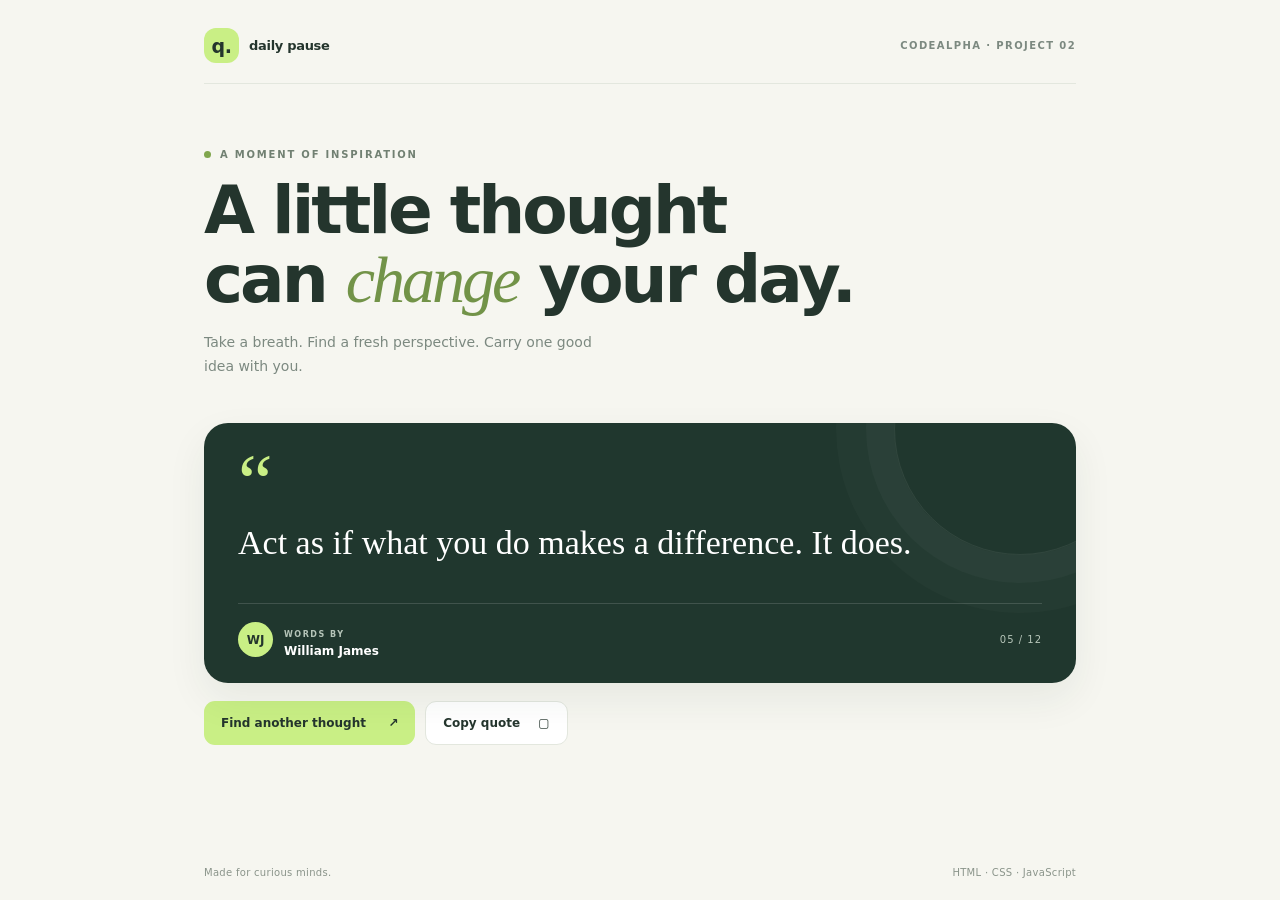
<file: CodeAlpha_daily_Quote_generator/index.html>
<!doctype html>
<html lang="en">
<head>
  <meta charset="utf-8">
  <meta name="viewport" content="width=device-width, initial-scale=1">
  <title>Daily Quote | CodeAlpha</title>
  <link rel="stylesheet" href="style.css">
</head>
<body>
  <main class="page">
    <header class="topbar"><a class="brand" href="#" aria-label="Daily Quote home"><span class="brand-icon">q.</span><span>daily pause</span></a><span class="project-label">CODEALPHA · PROJECT 02</span></header>
    <section class="hero">
      <p class="eyebrow"><span class="dot"></span> A MOMENT OF INSPIRATION</p>
      <h1>A little thought<br>can <em>change</em> your day.</h1>
      <p class="lede">Take a breath. Find a fresh perspective. Carry one good idea with you.</p>
    </section>
    <section class="quote-card" aria-live="polite">
      <div class="quote-mark">“</div>
      <p id="quoteText" class="quote-text">The secret of getting ahead is getting started.</p>
      <div class="quote-footer"><div class="author-mark" id="authorMark">M</div><div><span class="byline">WORDS BY</span><p id="quoteAuthor" class="author">Mark Twain</p></div><span id="quoteNumber" class="quote-number">01 / 12</span></div>
    </section>
    <div class="actions"><button id="newQuote" class="primary-btn">Find another thought <span>↗</span></button><button id="copyQuote" class="secondary-btn">Copy quote <span>▢</span></button></div>
    <p id="feedback" class="feedback" role="status" aria-live="polite"></p>
    <footer><span>Made for curious minds.</span><span>HTML · CSS · JavaScript</span></footer>
  </main>
  <script src="script.js"></script>
</body>
</html>
</file>
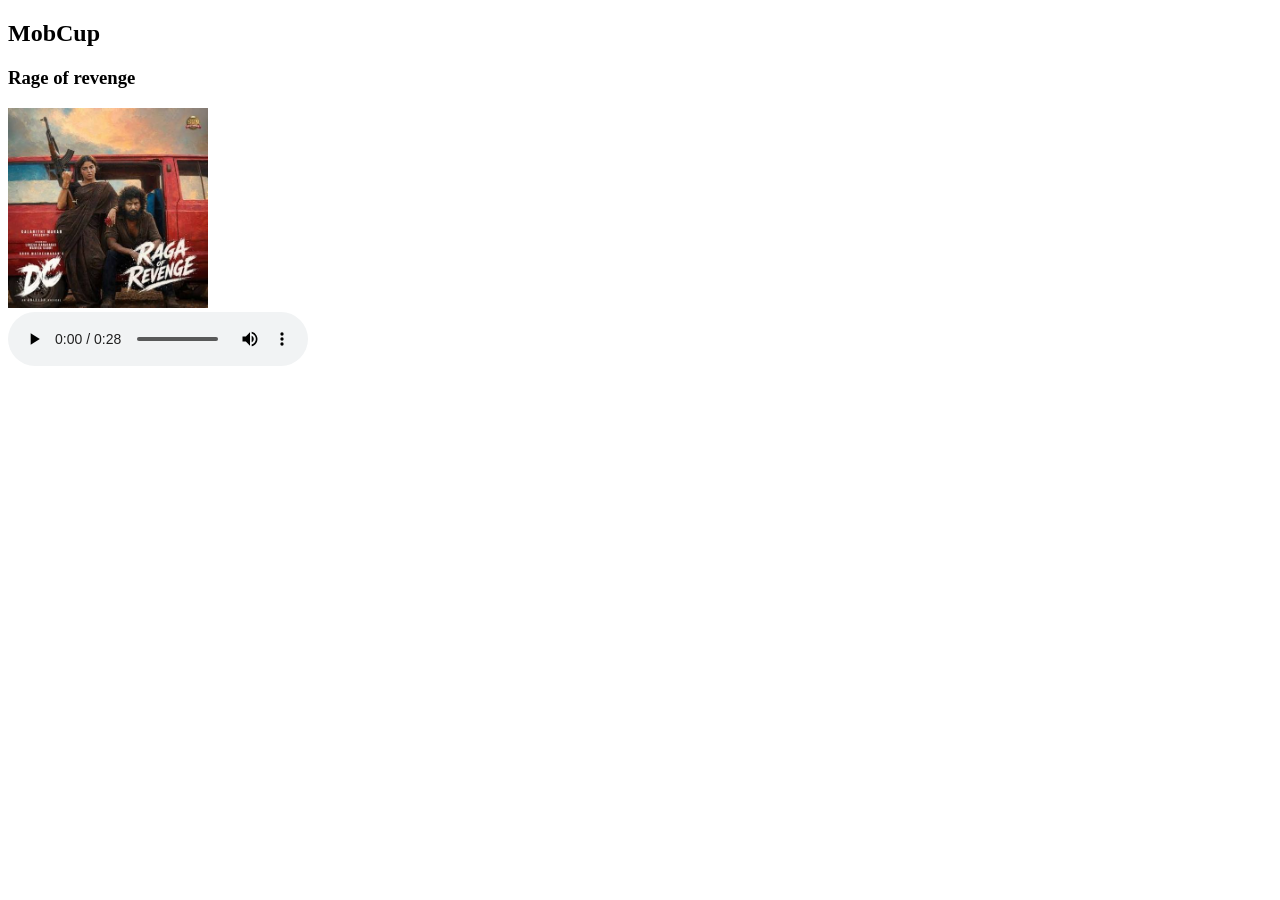
<file: web design series/audio.html>
<!DOCTYPE html>
<html>
    <head>
        <title>sample audio</title>
    </head>
    <body>
        <h2>MobCup</h2>
        <h3>Rage of revenge</h3>
        <img src="/web design series/img/DC.jpg" height="200" width="200"/>
        <br>
        <audio src="/web design series/video/Dc Movie Lokesh Bgm.mp3" type="audio/mp3" controls></audio>
        <section> 
        <br>
        </section>
    </body>
</html>
</file>
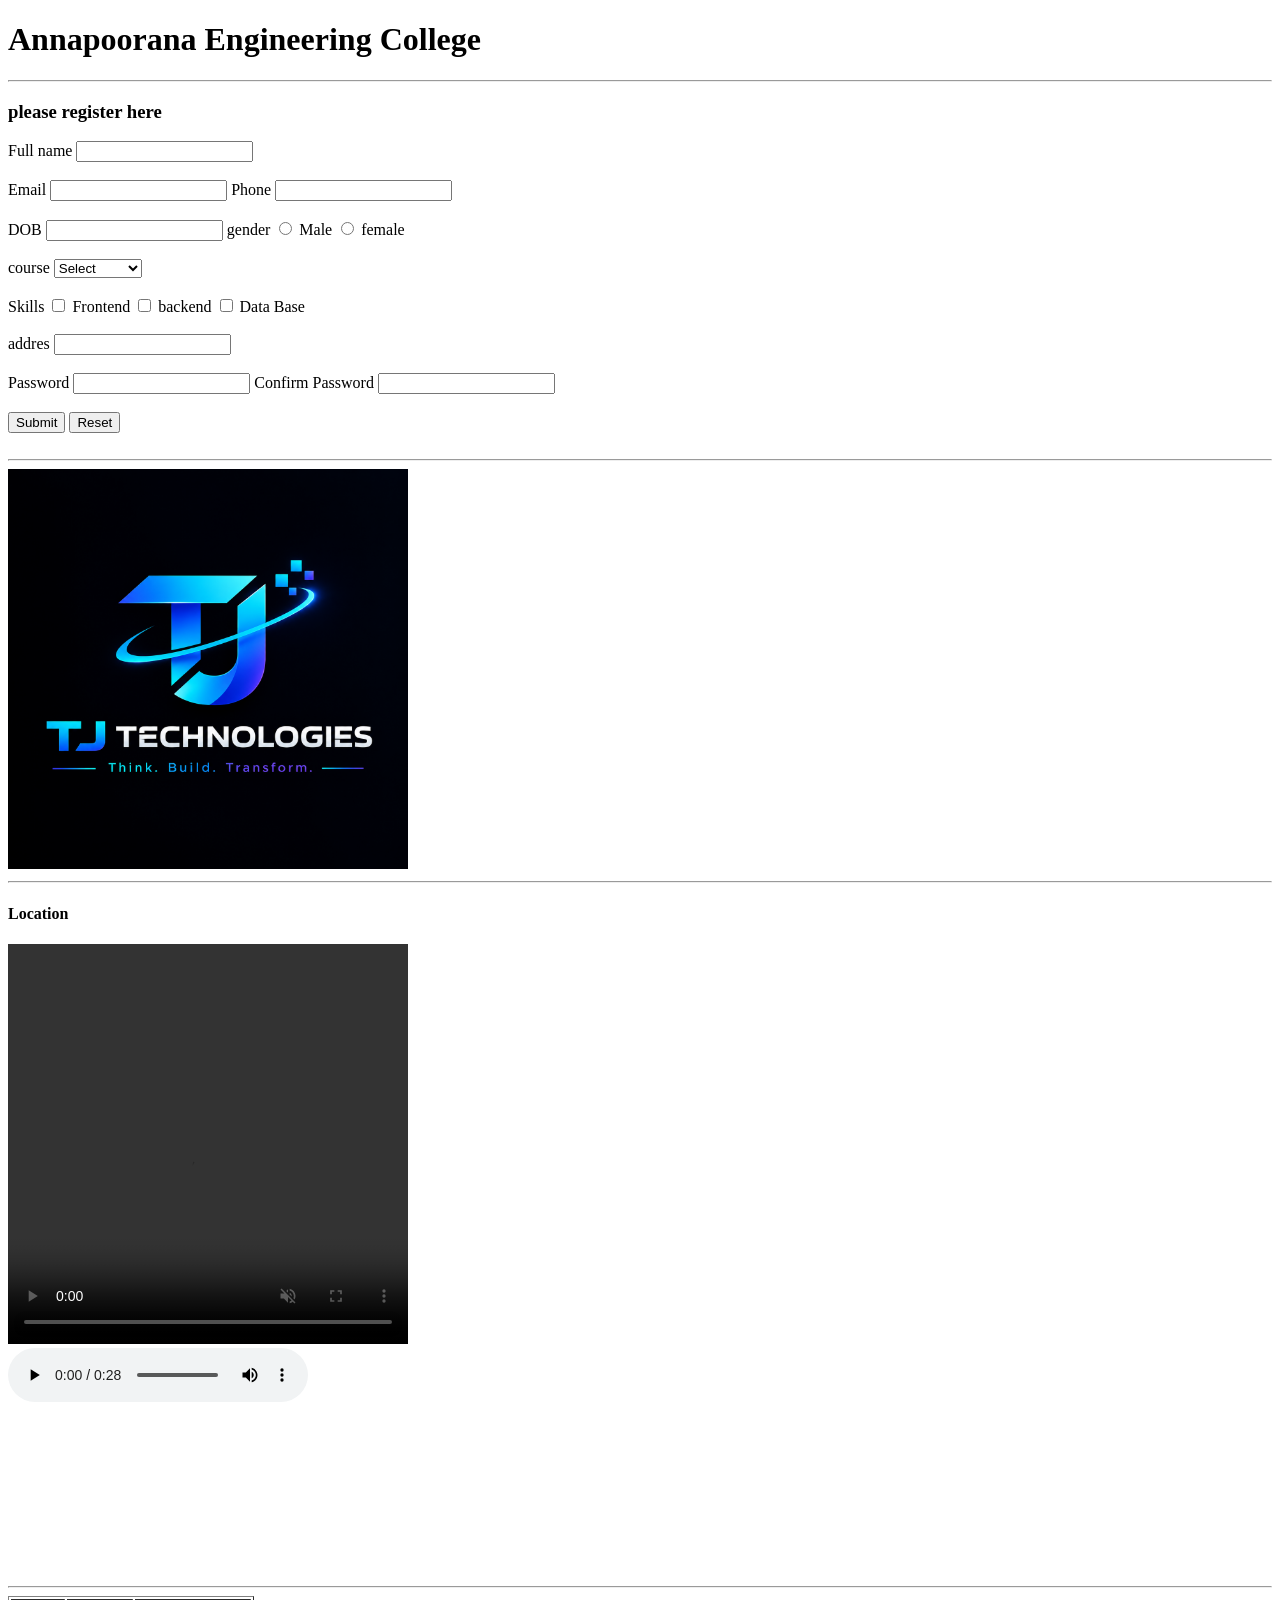
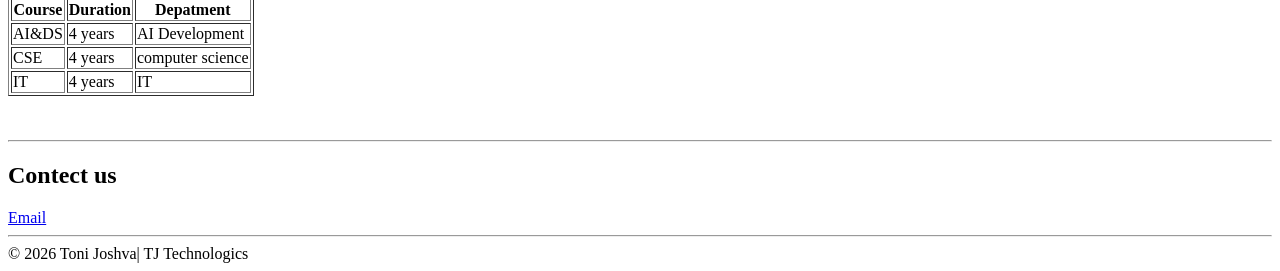
<file: web design series/final practice.html>
<!DOCTYPE html>
<html>
    <head>
        <title>Student portal</title>
    </head>
    <body>
        <h1>Annapoorana Engineering College</h1>
        <hr>
        <h3>please register here</h3>
        <form>
            <label>Full name</label>
            <input type="text"/>
            <br>
            <br>
            <label>Email</label>
            <input type="email"/>
            <label>Phone</label>
            <input type="text"/>
            <br>
            <br>
            <label>DOB</label>
            <input type="text"/>
            <label>gender</label>
            <input type="radio" name="gender"/>
            <label for="gender">Male</label>
            <input type="radio" name="grnder"/>
            <label for="gender">female</label>
            <br>
            <br>
            <label>course</label>
            <select>
                <option>Select</option>
                <option>Python</option>
                <option>SQL</option>
                <option>HTML</option>
                <option>CSS</option>
                <option>Java Script</option>
            </select>
            <br>
            <br>
            <label>Skills</label>
            <input type="checkbox"/>
            <label>Frontend</label>
            <input type="checkbox"/>
            <label>backend</label>
            <input type="checkbox">
            <label>Data Base</label>
            <br>
            <br>
            <label>addres</label>
            <input type="text"/>
            <br>
            <br>
            <label>Password</label>
            <input type="text">
            <label>Confirm Password</label>
            <input type="text">
            <br>
            <br>
            <input type="submit"/>
            <input type="reset"/>
        </form>
        <br>
        <hr>
        <img src="/web design series/img/Logo.png" height="400" width="400">
        <br>
        <hr>
        <h4>Location</h4>
        <video src="/web design series/video/sample-5s-720p.mp4" controls height="400" width="400" muted></video>
        <br>
        <audio src="/web design series/video/Dc Movie Lokesh Bgm.mp3" controls></audio>
        <br>
        <iframe src= "https://www.youtube.com/embed/vspZlhzIfyI?si=iBUZxACHAYPa2QWG" title="YouTube video player" frameborder="0" allow="accelerometer; autoplay; clipboard-write; encrypted-media; gyroscope; picture-in-picture; web-share" referrerpolicy="strict-origin-when-cross-origin"></iframe>
        <br>
        <br>
        <hr>
        <table border="1">
            <thead>
                <tr>
                    <th>Course</th>
                    <th>Duration</th>
                    <th>Depatment</th>
                </tr>
                <tbody>
                    <tr>
                        <td>AI&DS</td>
                        <td>4 years</td>
                        <td>AI Development</td>
                    </tr>
                    <tr>
                        <td>CSE</td>
                        <td>4 years</td>
                        <td>computer science</td>
                    </tr>
                    <tr>
                        <td>IT</td>
                        <td>4 years</td>
                        <td>IT</td>
                    </tr>
                </tbody>
            </thead>
        </table>
        <br>
        <br>
        <hr>
        <h2>Contect us</h2>
        <a href="https://www.google.com/gmail" target="blank">Email</a>
        <br>
        <hr>
        © 2026 Toni Joshva| TJ Technologics 
        </body>
</html>
</file>
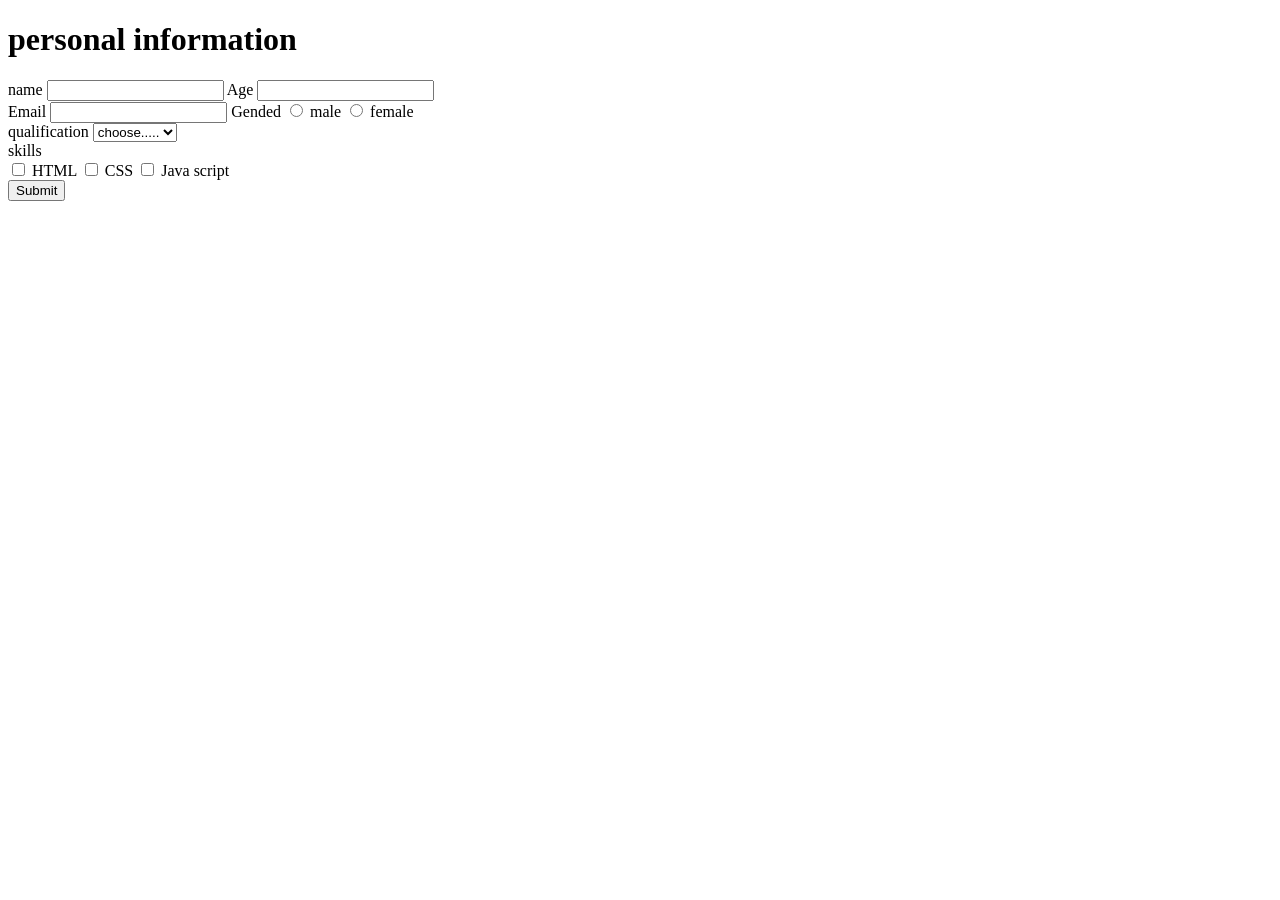
<file: web design series/form.html>
<!DOCTYPE html>
<head>
    <title>FORM</title>
</head>
<body>
    <h1>personal information</h1>
    <form>
        <label>name</label>
        <input type="text"/>
        <label>Age</label>
        <input type="number"/>
        <br>
        <label>Email</label>
        <input type="email"/>
        <label>Gended</label>
        <input type="radio" name="gender"/>
        <label for="gender">male</label>
        <input type="radio" name="gender"/>
        <label for="gender">female</label>
        <br>
        <label>qualification</label>
        <select>
            <option>choose.....</option>
            <option>10th</option>
            <option>11th</option>
            <option>12th</option>
            <option>UG</option>
            <option>PG</option>
        </select>
        <br>
        <label>skills</label>
        <br>
        <input type="checkbox" />
        <label>HTML</label>
        <input type="checkbox"/>
        <label>CSS</label>
        <input type="checkbox"/>
        <label>Java script</label>
        <br>
        <input type="submit"/>
    </form>
</body>
</file>
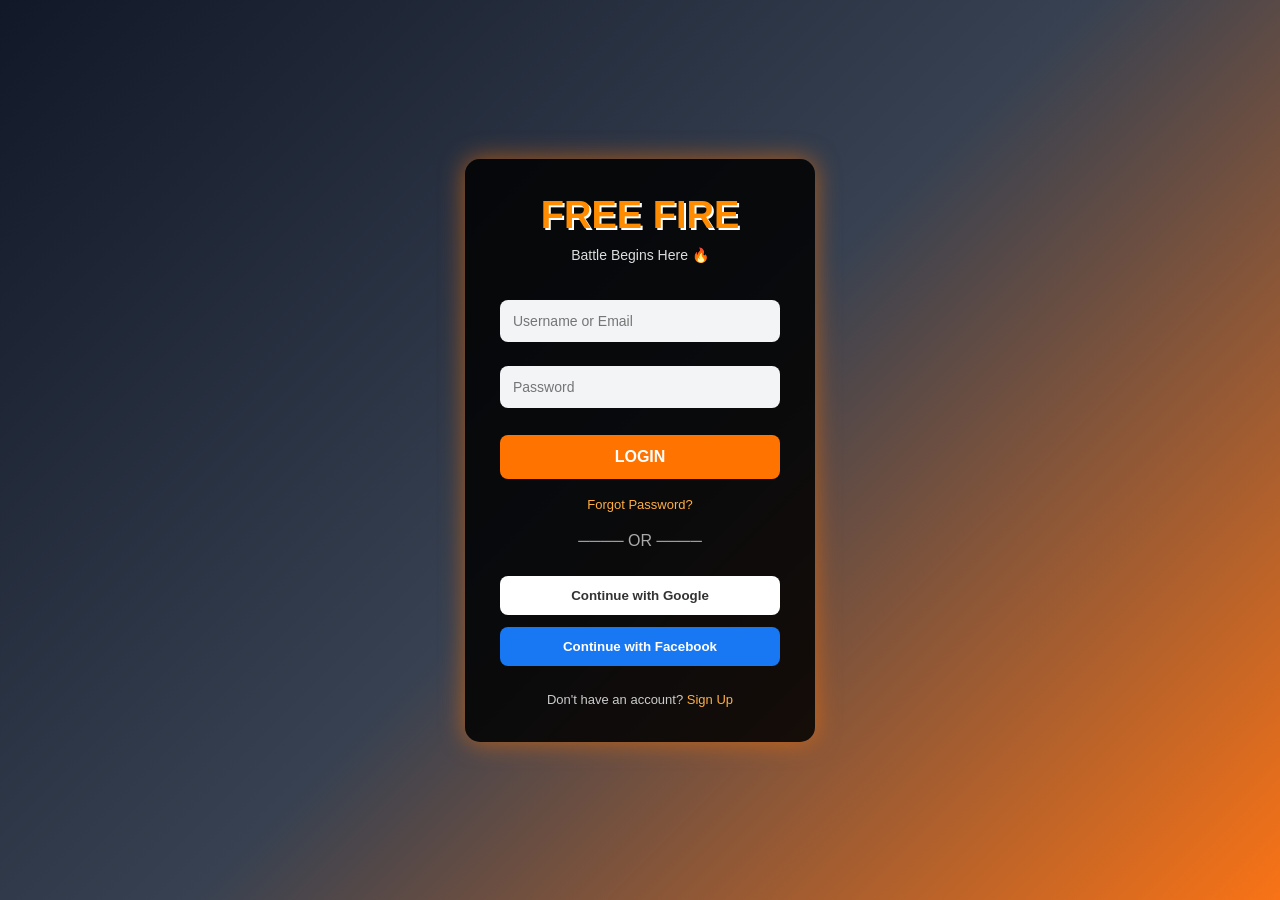
<file: web design series/freefire.html>
<!DOCTYPE html>
<html lang="en">
<head>
    <meta charset="UTF-8">
    <meta name="viewport" content="width=device-width, initial-scale=1.0">
    <title>Free Fire Login Model</title>

    <style>
        * {
            margin: 0;
            padding: 0;
            box-sizing: border-box;
            font-family: Arial, sans-serif;
        }

        body {
            min-height: 100vh;
            display: flex;
            justify-content: center;
            align-items: center;
            background: linear-gradient(135deg, #111827, #374151, #f97316);
            background-size: cover;
        }

        .login-box {
            width: 350px;
            padding: 35px;
            background: rgba(0, 0, 0, 0.85);
            border-radius: 15px;
            text-align: center;
            box-shadow: 0 0 25px rgba(255, 115, 0, 0.6);
        }

        .logo {
            font-size: 38px;
            font-weight: bold;
            color: #ff8c00;
            text-shadow: 2px 2px 0px #fff;
            margin-bottom: 10px;
        }

        .subtitle {
            color: #ddd;
            margin-bottom: 25px;
            font-size: 14px;
        }

        .input-box {
            width: 100%;
            padding: 13px;
            margin: 12px 0;
            border: none;
            border-radius: 8px;
            background: #f3f4f6;
            font-size: 14px;
            outline: none;
        }

        .login-btn {
            width: 100%;
            padding: 13px;
            margin-top: 15px;
            border: none;
            border-radius: 8px;
            background: #ff7300;
            color: white;
            font-size: 16px;
            font-weight: bold;
            cursor: pointer;
        }

        .login-btn:hover {
            background: #e85d00;
        }

        .forgot {
            display: block;
            margin-top: 18px;
            color: #ffae42;
            text-decoration: none;
            font-size: 13px;
        }

        .or {
            color: #aaa;
            margin: 20px 0;
        }

        .social-btn {
            width: 100%;
            padding: 12px;
            margin: 6px 0;
            border: none;
            border-radius: 8px;
            cursor: pointer;
            font-weight: bold;
        }

        .google {
            background: white;
            color: #333;
        }

        .facebook {
            background: #1877f2;
            color: white;
        }

        .signup {
            color: #ccc;
            margin-top: 20px;
            font-size: 13px;
        }

        .signup a {
            color: #ffae42;
            text-decoration: none;
        }
    </style>
</head>

<body>

    <div class="login-box">

        <div class="logo">FREE FIRE</div>
        <p class="subtitle">Battle Begins Here 🔥</p>

        <form onsubmit="demoLogin(event)">
            <input
                type="text"
                class="input-box"
                placeholder="Username or Email"
                required
            >

            <input
                type="password"
                class="input-box"
                placeholder="Password"
                required
            >

            <button type="submit" class="login-btn">
                LOGIN
            </button>
        </form>

        <a href="#" class="forgot">Forgot Password?</a>

        <div class="or">──── OR ────</div>

        <button class="social-btn google" onclick="demoMessage()">
            Continue with Google
        </button>

        <button class="social-btn facebook" onclick="demoMessage()">
            Continue with Facebook
        </button>

        <p class="signup">
            Don't have an account?
            <a href="#" onclick="demoMessage()">Sign Up</a>
        </p>

    </div>

    <script>
        function demoLogin(event) {
            event.preventDefault();
            alert("Demo login only — no information was submitted.");
        }

        function demoMessage() {
            alert("This is a demo button. Official login is not connected.");
        }
    </script>

</body>
</html>
</file>
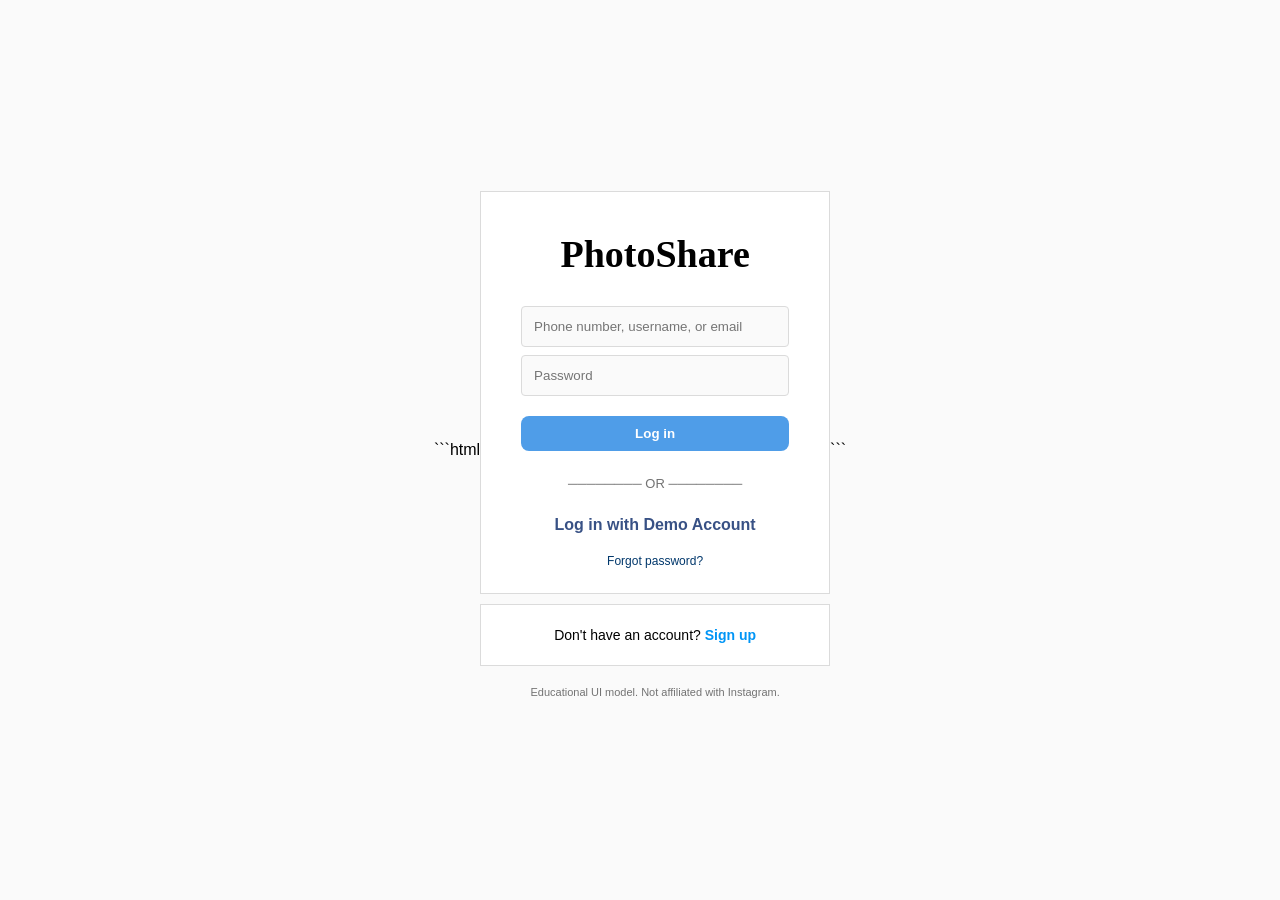
<file: web design series/insta.html>
```html
<!DOCTYPE html>
<html lang="en">
<head>
    <meta charset="UTF-8">
    <meta name="viewport" content="width=device-width, initial-scale=1.0">
    <title>PhotoShare - Login</title>

    <style>
        body {
            font-family: Arial, sans-serif;
            background-color: #fafafa;
            display: flex;
            justify-content: center;
            align-items: center;
            min-height: 100vh;
            margin: 0;
        }

        .login-container {
            width: 350px;
            text-align: center;
        }

        .login-box {
            background-color: white;
            border: 1px solid #dbdbdb;
            padding: 40px 40px 25px;
        }

        .logo {
            font-family: cursive;
            font-size: 38px;
            font-weight: bold;
            margin-bottom: 30px;
        }

        input {
            width: 100%;
            box-sizing: border-box;
            padding: 12px;
            margin-bottom: 8px;
            border: 1px solid #dbdbdb;
            border-radius: 4px;
            background-color: #fafafa;
        }

        button {
            width: 100%;
            padding: 10px;
            margin-top: 12px;
            border: none;
            border-radius: 8px;
            background-color: #4f9de8;
            color: white;
            font-weight: bold;
            cursor: pointer;
        }

        .divider {
            margin: 25px 0;
            color: #737373;
            font-size: 13px;
        }

        .demo-link {
            color: #385185;
            font-weight: bold;
            cursor: pointer;
        }

        .forgot {
            display: block;
            margin-top: 20px;
            font-size: 12px;
            color: #00376b;
            cursor: pointer;
        }

        .signup-box {
            background-color: white;
            border: 1px solid #dbdbdb;
            padding: 22px;
            margin-top: 10px;
            font-size: 14px;
        }

        .signup {
            color: #0095f6;
            font-weight: bold;
            cursor: pointer;
        }

        .note {
            font-size: 11px;
            color: #737373;
            margin-top: 20px;
        }
    </style>
</head>

<body>

    <div class="login-container">

        <div class="login-box">

            <div class="logo">PhotoShare</div>

            <form>
                <input type="text" placeholder="Phone number, username, or email" required>

                <input type="password" placeholder="Password" required>

                <button type="submit">Log in</button>
            </form>

            <div class="divider">──────── OR ────────</div>

            <div class="demo-link">Log in with Demo Account</div>

            <span class="forgot">Forgot password?</span>

        </div>

        <div class="signup-box">
            Don't have an account?
            <span class="signup">Sign up</span>
        </div>

        <p class="note">
            Educational UI model. Not affiliated with Instagram.
        </p>

    </div>

</body>
</html>
```
</file>
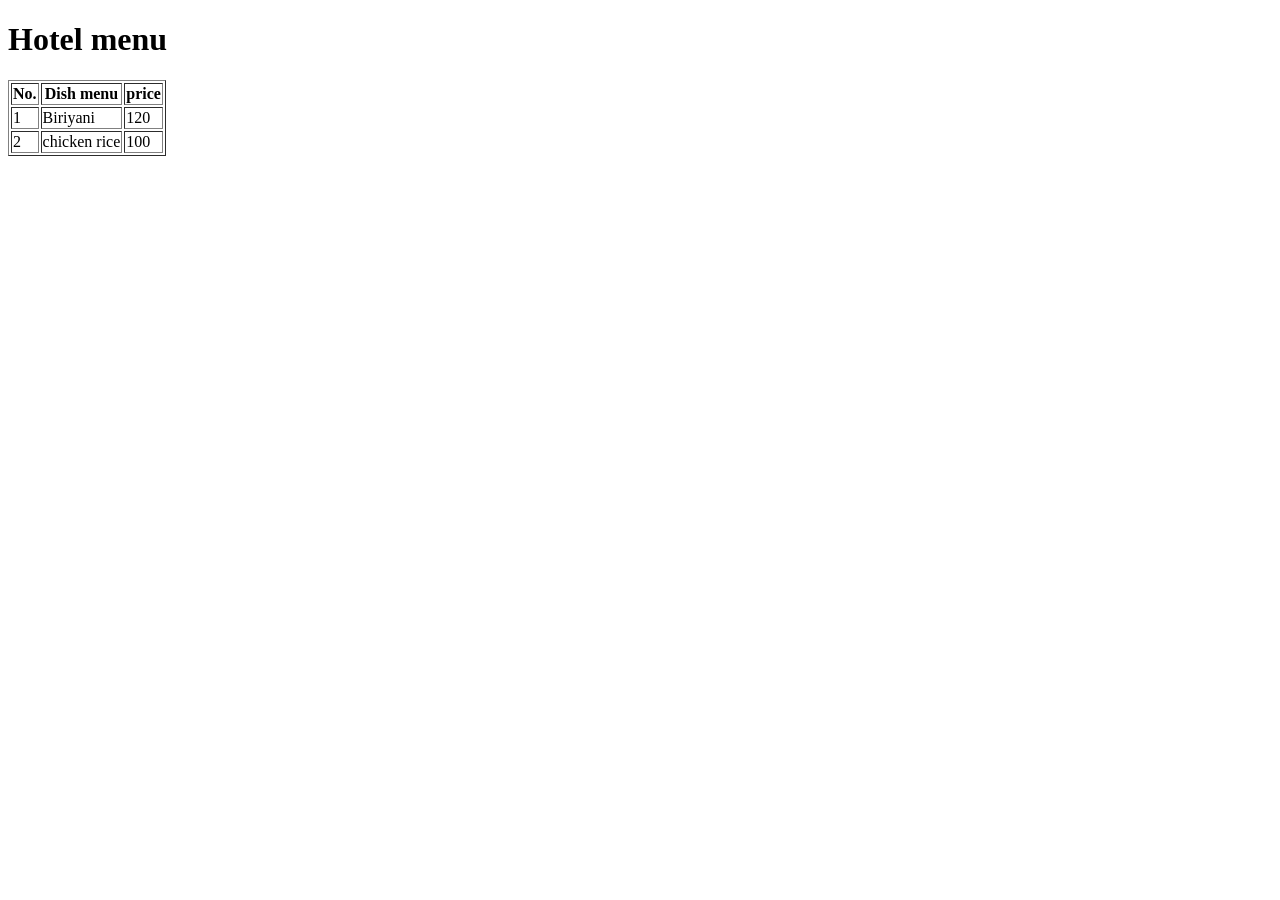
<file: web design series/joshva.html>
<!DOCTYPE html>
<html>
    <head>
        <title>Table</title>
    </head>
    <body>
        <h1>Hotel menu</h1>
        <table border="1">
            <thead>
                <tr>
                    <th>
                        No.
                    </th>
                    <th>
                        Dish menu
                    </th>
                    <th>
                        price
                    </th>
                </tr>
            </thead>
            <tbody>
                <tr>
                    <td>
                        1
                    </td>
                    <td>
                        Biriyani
                    </td>
                    <td>
                        120
                    </td>
                    <tr>
                        <td>
                            2
                        </td>
                        <td>
                            chicken rice
                        </td>
                        <td>100</td>
                    </tr>
                </tr>
            </tbody>
        </table>
    </body>
</html>
</file>
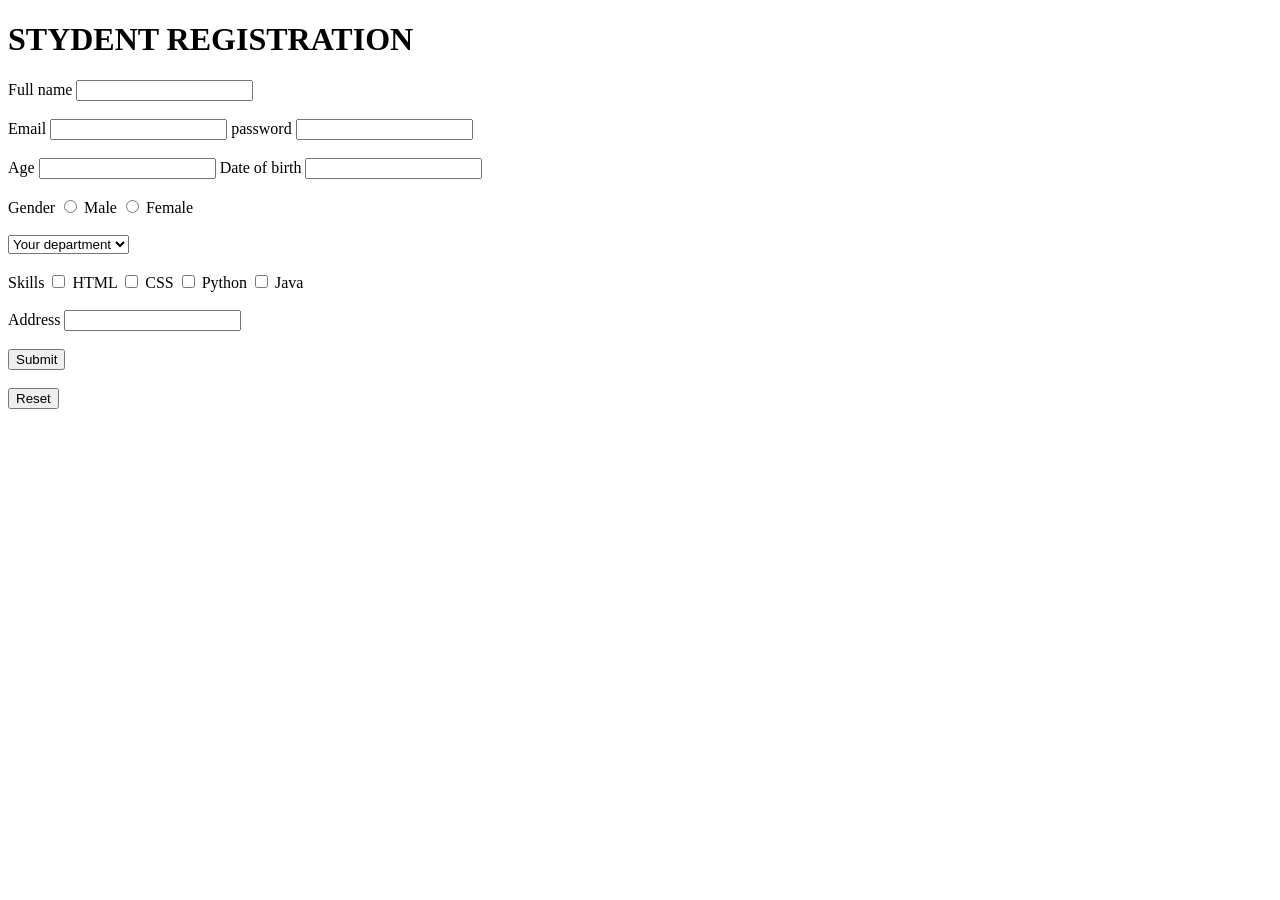
<file: web design series/practice foem.html>
<!DOCTYPE html>
<html>
    <head>
        <title>Student Registration</title>
    </head>
    <body>
        <h1>STYDENT REGISTRATION</h1>
        <form>
            <label>Full name</label>
            <input type="text"/>
            <br>
            <br>
            <label>Email</label>
            <input type="email"/>
            <label>password</label>
            <input type="text"/>
            <br>
            <br>
            <label>Age</label>
            <input type="number"/>
            <label>Date of birth</label>
            <input type="text"/>
            <br>
            <br>
            <label>Gender</label>
            <input type="radio" name="gender"/>
            <label>Male</label>
            <input type="radio" name="gender"/>
            <label>Female</label>
            <br>
            <br>
            <select>
                <option>Your department</option>
                <option>AI&DS</option>
                <option>CSE</option>
                <option>ECE</option>
                <option>EEE</option>
            </select>
            <br>
            <br>
            <label>Skills</label>
            <input type="checkbox"/>
            <label>HTML</label>
            <input type="checkbox">
            <label>CSS</label>
            <input type="checkbox">
            <label>Python</label>
            <input type="checkbox">
            <label>Java</label>
            <br>
            <br>
            <label>Address</label>
            <input type="text">
            <br>
            <br>
            <input type="submit">
            <br>
            <br>
            <input type="reset">
        </form>
    </body>
</html>
</file>
<file: CodeAlpha_daily_Quote_generator/style.css>
:root{--ink:#24352d;--muted:#7c8980;--paper:#f6f6f0;--green:#c9ef85;--line:#e3e7de}*{box-sizing:border-box}body{margin:0;background:var(--paper);color:var(--ink);font-family:Inter,ui-sans-serif,system-ui,-apple-system,BlinkMacSystemFont,"Segoe UI",sans-serif;min-height:100vh}.page{max-width:920px;margin:0 auto;padding:28px 24px 22px;min-height:100vh;display:flex;flex-direction:column}.topbar{display:flex;justify-content:space-between;align-items:center;padding-bottom:20px;border-bottom:1px solid var(--line)}.brand{display:flex;align-items:center;gap:10px;text-decoration:none;color:var(--ink);font-weight:800;font-size:13px;letter-spacing:-.3px}.brand-icon{display:grid;place-items:center;background:var(--green);width:35px;height:35px;border-radius:12px;font-size:19px}.project-label{font-size:10px;font-weight:800;letter-spacing:1.4px;color:var(--muted)}.hero{padding:55px 0 30px}.eyebrow{font-size:10px;font-weight:800;letter-spacing:1.8px;color:#718072;display:flex;align-items:center;gap:9px}.dot{width:7px;height:7px;border-radius:50%;background:#80a64d}.hero h1{font-size:clamp(38px,7vw,66px);letter-spacing:-3px;line-height:1.04;margin:17px 0}.hero h1 em{font-family:Georgia,serif;font-weight:400;color:#729348}.lede{max-width:410px;color:var(--muted);line-height:1.7;font-size:14px}.quote-card{background:#20372e;color:white;border-radius:24px;padding:28px 34px 25px;position:relative;overflow:hidden;min-height:260px;display:flex;flex-direction:column;justify-content:space-between;box-shadow:0 16px 40px #20372e12}.quote-card:after{content:"";position:absolute;width:250px;height:250px;border:1px solid #ffffff13;border-radius:50%;right:-70px;top:-120px;box-shadow:0 0 0 28px #ffffff07,0 0 0 58px #ffffff05}.quote-mark{font-family:Georgia,serif;font-size:78px;line-height:.8;color:var(--green);height:42px;position:relative;z-index:1}.quote-text{font-family:Georgia,"Times New Roman",serif;font-size:clamp(23px,4vw,34px);line-height:1.4;max-width:680px;margin:18px 0 28px;position:relative;z-index:1}.quote-footer{display:flex;align-items:center;gap:11px;border-top:1px solid #ffffff24;padding-top:18px;position:relative;z-index:1}.author-mark{width:35px;height:35px;border-radius:50%;background:var(--green);color:var(--ink);display:grid;place-items:center;font-weight:850;font-size:12px}.byline{font-size:8px;letter-spacing:1.5px;color:#b6c5b9;font-weight:800}.author{margin:3px 0 0;font-size:12px;font-weight:700}.quote-number{margin-left:auto;font-size:10px;letter-spacing:1px;color:#b6c5b9}.actions{display:flex;gap:10px;margin-top:18px}.actions button{font:inherit;font-size:12px;font-weight:750;border:0;border-radius:11px;padding:14px 17px;cursor:pointer;transition:transform .15s}.actions button:hover{transform:translateY(-2px)}button:focus-visible{outline:3px solid #91b85f;outline-offset:3px}.primary-btn{background:var(--green);color:var(--ink)}.primary-btn span{margin-left:18px}.secondary-btn{background:white;color:var(--ink);border:1px solid var(--line)!important}.secondary-btn span{margin-left:14px}.feedback{height:17px;margin:8px 0 0;color:#637d43;font-size:11px}footer{margin-top:auto;padding-top:26px;display:flex;justify-content:space-between;gap:15px;color:#8a948a;font-size:10px;letter-spacing:.3px}@media(max-width:560px){.page{padding:18px 14px}.project-label{font-size:8px;letter-spacing:.8px}.hero{padding:42px 0 25px}.hero h1{letter-spacing:-2px}.quote-card{padding:24px 20px;min-height:275px}.actions{flex-direction:column}.actions button{width:100%;text-align:left;display:flex;justify-content:space-between}footer{font-size:9px}}
</file>
